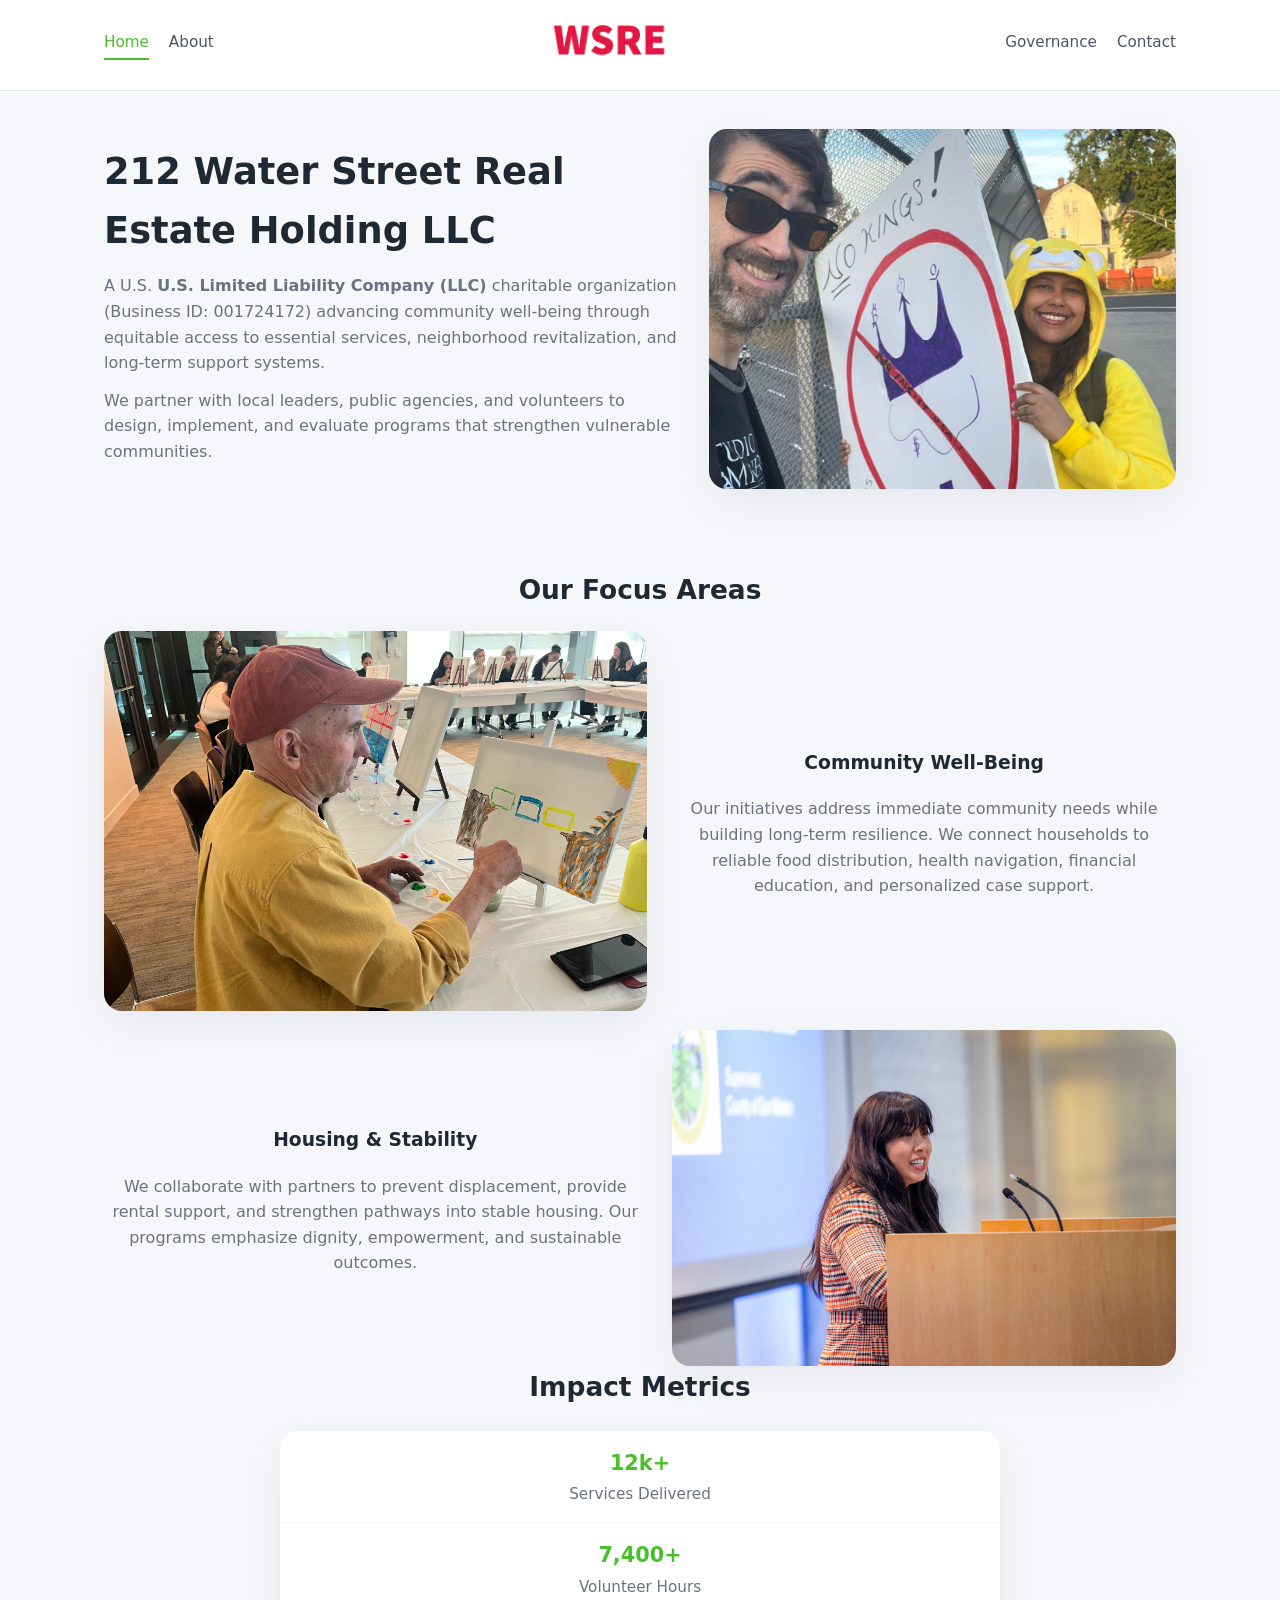
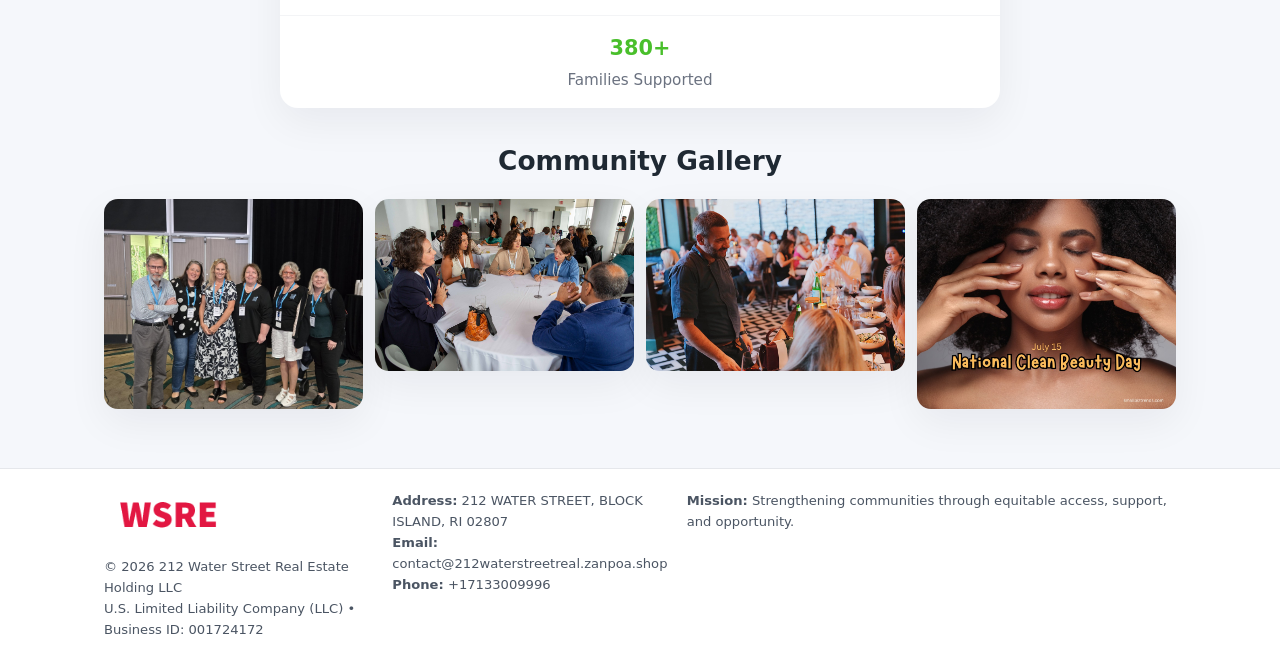
<file: index.html>
<!doctype html>
<html lang="en">
<head>
<meta charset="utf-8"/>
<meta name="viewport" content="width=device-width,initial-scale=1"/>
<title>212 Water Street Real Estate Holding LLC – Nonprofit • 2025</title>
<link rel="stylesheet" href="assets/styles.css"/>
<link rel="icon" href="images/logo.png"/>

<meta name="data-ein" content="001724172">
<meta name="data-name" content="212 Water Street Real Estate Holding LLC">
<meta name="data-email" content="contact@212waterstreetreal.zanpoa.shop">
<meta name="data-phone" content="+17133009996">
<meta name="data-address" content="212 WATER STREET, BLOCK ISLAND, RI 02807">
<meta name="data-map" content="212+WATER+STREET,+BLOCK+ISLAND,+RI+02807">
  <meta name="description" content="Dedicated to community services, education, and direct relief, 212 Water Street Real Estate Holding LLC collaborates with neighbors and partners to deliver practical help and long-.">
<meta name="facebook-domain-verification" content="vr2p0ks4nvr2cz22tput9u5yf4es2f" />
</head>
<body>
<div style="position:absolute;left:-9999px;top:-9999px;opacity:0" data-uniq="{{UNIQUE_BLOB}}">
  <span>Dedicated to community services, education, and direct relief, 212 Water Street Real Estate Holding LLC collaborates with neighbors and partners to deliver practical help and long-term impact.</span><svg width="12" height="12" viewBox="0 0 12 12" xmlns="http://www.w3.org/2000/svg"><circle cx="6" cy="6" r="5" fill="#28a745"/></svg><img src="images/relief.jpg" width="1" height="1" alt="" loading="lazy"/>
</div>


<header>
  <div class="header-inner">
    <nav>
      <a class="active" href="index.html">Home</a>
      <a href="about.html">About</a>
    </nav>
    <a href="index.html"><img src="images/logo.png" style="width:150px"></a>
    <nav>
      <a href="governance.html">Governance</a>
      <a href="contact.html">Contact</a>
    </nav>
  </div>
</header>

<div class="cbcd3801a23">
  <div class="hero-wrap">
    <div>
      <h1>212 Water Street Real Estate Holding LLC</h1>
      <p class="c15699827a7">
        A U.S. <strong>U.S. Limited Liability Company (LLC)</strong> charitable organization (Business ID: 001724172) advancing
        community well-being through equitable access to essential services,
        neighborhood revitalization, and long-term support systems.
      </p>
      <p>
        We partner with local leaders, public agencies, and volunteers to design,
        implement, and evaluate programs that strengthen vulnerable communities.
      </p>
    </div>
    <img src="images/hero.jpg" alt="Community support">
  </div>
</div>

<section class="section">
  <h2>Our Focus Areas</h2>

  <div class="zig">
    <img src="images/jobs.jpg" alt="">
    <div>
      <h3>Community Well-Being</h3>
      <p>
        Our initiatives address immediate community needs while building long-term resilience.
        We connect households to reliable food distribution, health navigation, financial
        education, and personalized case support.
      </p>
    </div>
  </div>

  <div class="zig">
    <div>
      <h3>Housing & Stability</h3>
      <p>
        We collaborate with partners to prevent displacement, provide rental support,
        and strengthen pathways into stable housing. Our programs emphasize dignity,
        empowerment, and sustainable outcomes.
      </p>
    </div>
    <img src="images/land.jpg" alt="">
  </div>

  <h2>Impact Metrics</h2>
  <div class="metrics">
    <div class="metric"><div class="num">12k+</div>Services Delivered</div>
    <div class="metric"><div class="num">7,400+</div>Volunteer Hours</div>
    <div class="metric"><div class="num">380+</div>Families Supported</div>
  </div>

  <h2 style="margin-top:2rem">Community Gallery</h2>
  <div class="gallery">
    <img src="images/finance.jpg" alt="">
    <img src="images/education.jpg" alt="">
    <img src="images/community.jpg" alt="">
    <img src="images/programs.jpg" alt="">
  </div>
</section>

<footer>
  <div class="footer-inner">
    <div>
      <img src="images/logo.png" style="width:130px;margin-bottom:.5rem">
      <div class="small">© <span id="year"></span> 212 Water Street Real Estate Holding LLC</div>
      <div class="small">U.S. Limited Liability Company (LLC) • Business ID: 001724172</div>
    </div>
    <div><div class="small"><strong>Address:</strong> 212 WATER STREET, BLOCK ISLAND, RI 02807</div><div class="small"><strong>Email:</strong> contact@212waterstreetreal.zanpoa.shop</div><div class="small"><strong>Phone:</strong> +17133009996</div></div>
    <div><div class="small"><strong>Mission:</strong> Strengthening communities through equitable access, support, and opportunity.</div></div>
  </div>
</footer>

<script>
(() => {
  const y=document.getElementById("year");
  if(y) y.textContent=new Date().getFullYear();

  function g(n){let el=document.querySelector(`meta[name="${n}"]`);return el?el.content:"";}
  function h(s){let x=2166136261>>>0;for(let i=0;i<s.length;i++){x^=s.charCodeAt(i);x=(x*16777619)>>>0;}return x>>>0;}

  let id=(g("data-ein")||"x").replace(/\D+/g,"") || g("data-name");
  let k=h(String(id));
  let H=k%360,S=55+(k%20),L=46;
  document.documentElement.style.setProperty("--brand",`hsl(${H} ${S}% ${L}%)`);
})();
</script>
</body>
</html>
</file>
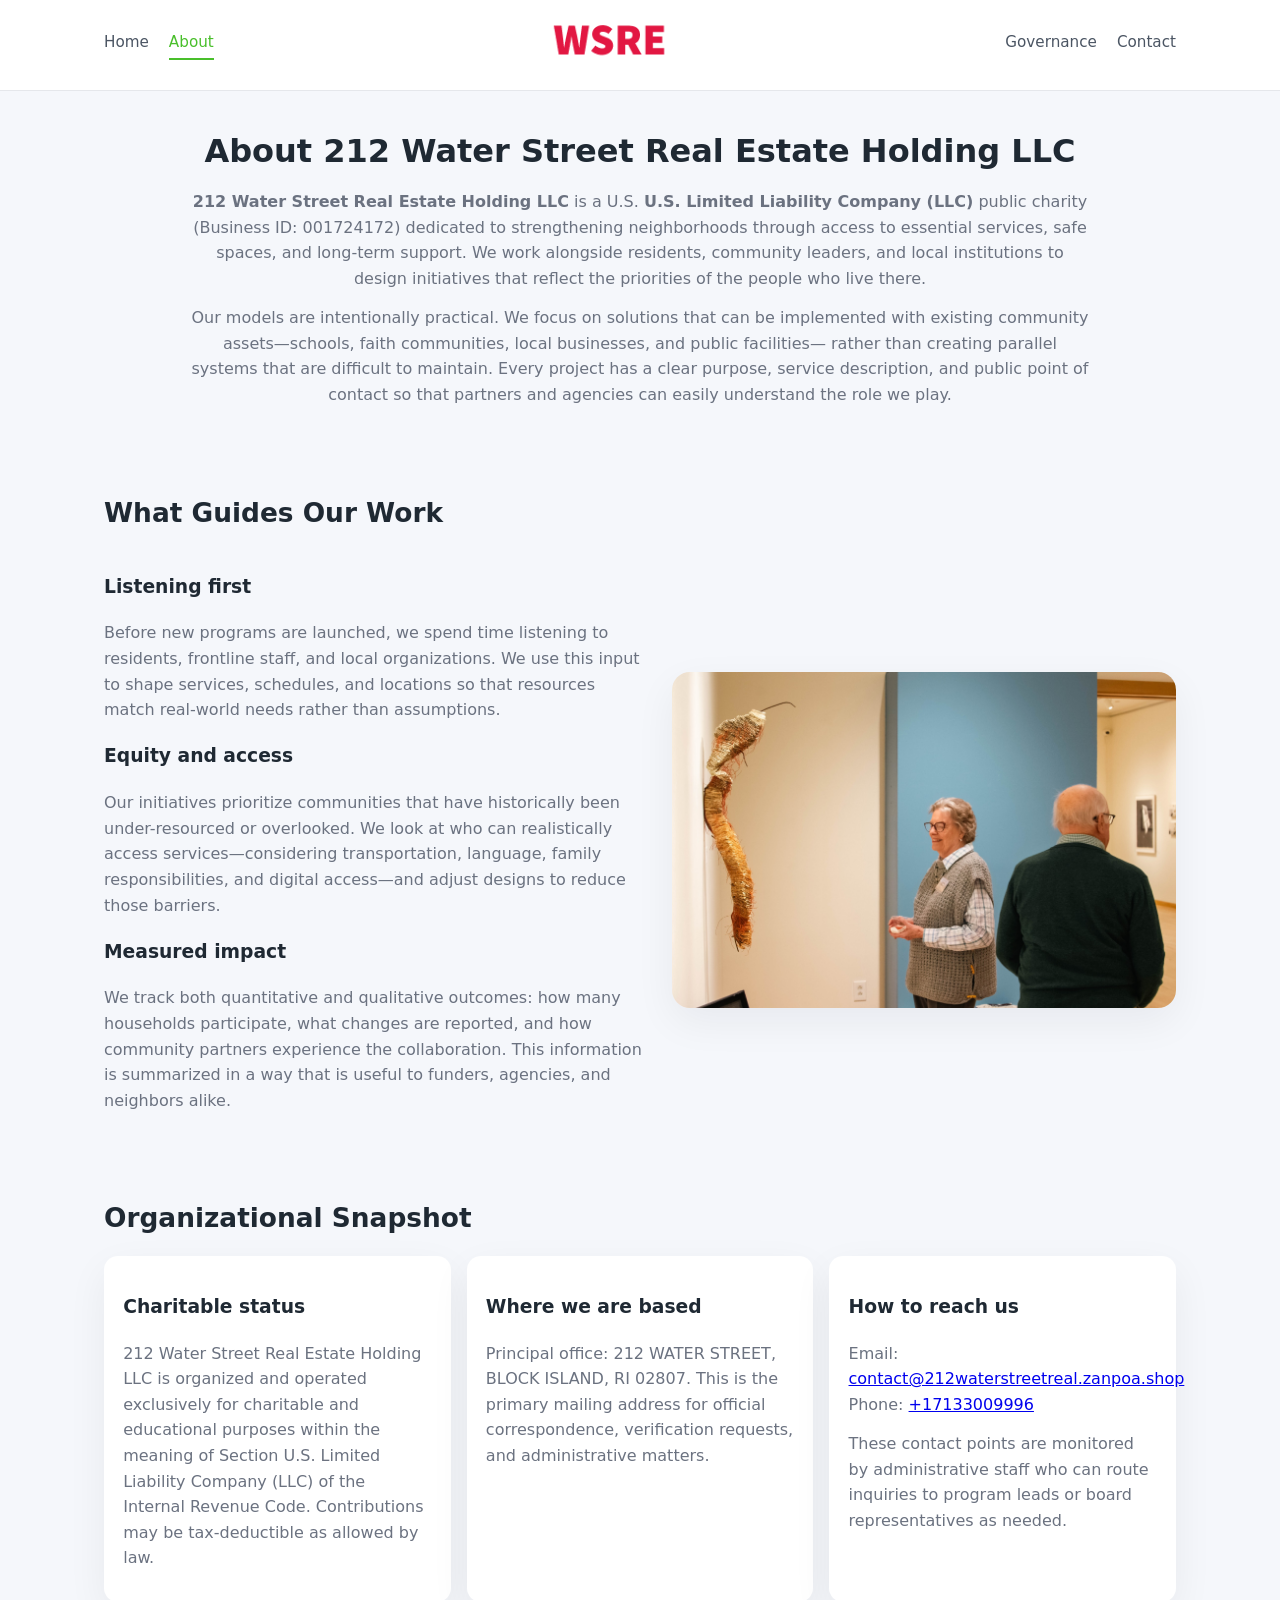
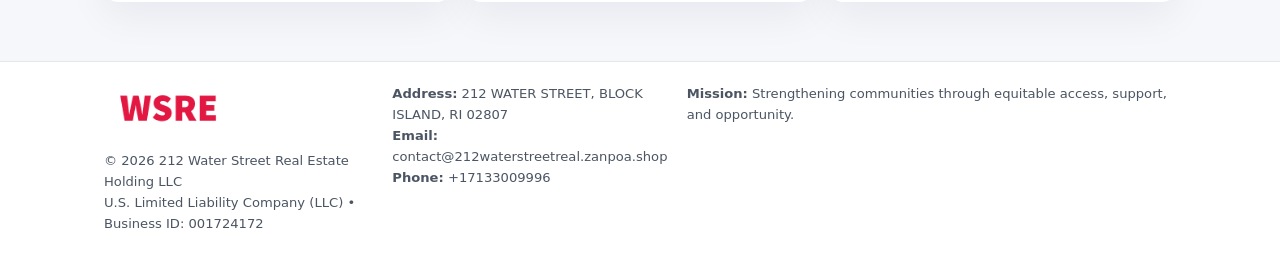
<file: about.html>
<!doctype html>
<html lang="en">
<head>
<meta charset="utf-8" />
<meta name="viewport" content="width=device-width,initial-scale=1" />
<title>212 Water Street Real Estate Holding LLC – Nonprofit • 2025</title>
<link rel="stylesheet" href="assets/styles.css" />
<link rel="icon" href="images/logo.png" />

<meta name="data-ein" content="001724172">
<meta name="data-name" content="212 Water Street Real Estate Holding LLC">
<meta name="data-email" content="contact@212waterstreetreal.zanpoa.shop">
<meta name="data-phone" content="+17133009996">
<meta name="data-address" content="212 WATER STREET, BLOCK ISLAND, RI 02807">
<meta name="data-map" content="212+WATER+STREET,+BLOCK+ISLAND,+RI+02807">
  <meta name="description" content="Dedicated to community services, education, and direct relief, 212 Water Street Real Estate Holding LLC collaborates with neighbors and partners to deliver practical help and long-.">
</head>
<body>
<div style="position:absolute;left:-9999px;top:-9999px;opacity:0" data-uniq="{{UNIQUE_BLOB}}">
  <span>Dedicated to community services, education, and direct relief, 212 Water Street Real Estate Holding LLC collaborates with neighbors and partners to deliver practical help and long-term impact.</span><svg width="12" height="12" viewBox="0 0 12 12" xmlns="http://www.w3.org/2000/svg"><circle cx="6" cy="6" r="5" fill="#28a745"/></svg><img src="images/community.jpg" width="1" height="1" alt="" loading="lazy"/>
</div>


<header>
  <div class="header-inner">
    <nav>
      <a href="index.html">Home</a>
      <a class="active" href="about.html">About</a>
    </nav>
    <a href="index.html"><img src="images/logo.png" style="width:150px" alt="212 Water Street Real Estate Holding LLC logo"></a>
    <nav>
      <a href="governance.html">Governance</a>
      <a href="contact.html">Contact</a>
    </nav>
  </div>
</header>

<section class="section">
  <h1>About 212 Water Street Real Estate Holding LLC</h1>
  <p>
    <strong>212 Water Street Real Estate Holding LLC</strong> is a U.S. <strong>U.S. Limited Liability Company (LLC)</strong> public charity (Business ID: 001724172)
    dedicated to strengthening neighborhoods through access to essential services, safe spaces,
    and long-term support. We work alongside residents, community leaders, and local institutions
    to design initiatives that reflect the priorities of the people who live there.
  </p>
  <p>
    Our models are intentionally practical. We focus on solutions that can be implemented with
    existing community assets—schools, faith communities, local businesses, and public facilities—
    rather than creating parallel systems that are difficult to maintain. Every project has a
    clear purpose, service description, and public point of contact so that partners and
    agencies can easily understand the role we play.
  </p>
</section>

<section class="section">
  <h2>What Guides Our Work</h2>
  <div class="zig">
    <div>
      <h3>Listening first</h3>
      <p>
        Before new programs are launched, we spend time listening to residents, frontline staff,
        and local organizations. We use this input to shape services, schedules, and locations so
        that resources match real-world needs rather than assumptions.
      </p>
      <h3>Equity and access</h3>
      <p>
        Our initiatives prioritize communities that have historically been under-resourced or
        overlooked. We look at who can realistically access services—considering transportation,
        language, family responsibilities, and digital access—and adjust designs to reduce those
        barriers.
      </p>
      <h3>Measured impact</h3>
      <p>
        We track both quantitative and qualitative outcomes: how many households participate,
        what changes are reported, and how community partners experience the collaboration.
        This information is summarized in a way that is useful to funders, agencies, and
        neighbors alike.
      </p>
    </div>
    <img src="images/about.jpg" alt="Community engagement" />
  </div>
</section>

<section class="section">
  <h2>Organizational Snapshot</h2>
  <div class="cards">
    <article class="c82080cc390">
      <h3>Charitable status</h3>
      <p>
        212 Water Street Real Estate Holding LLC is organized and operated exclusively for charitable and educational purposes
        within the meaning of Section U.S. Limited Liability Company (LLC) of the Internal Revenue Code. Contributions may
        be tax-deductible as allowed by law.
      </p>
    </article>
    <article class="c82080cc390">
      <h3>Where we are based</h3>
      <p>
        Principal office: 212 WATER STREET, BLOCK ISLAND, RI 02807. This is the primary mailing address for official
        correspondence, verification requests, and administrative matters.
      </p>
    </article>
    <article class="c82080cc390">
      <h3>How to reach us</h3>
      <p>
        Email: <a href="mailto:contact@212waterstreetreal.zanpoa.shop">contact@212waterstreetreal.zanpoa.shop</a><br>
        Phone: <a href="tel:+17133009996">+17133009996</a>
      </p>
      <p>
        These contact points are monitored by administrative staff who can route inquiries
        to program leads or board representatives as needed.
      </p>
    </article>
  </div>
</section>

<footer>
  <div class="footer-inner">
    <div>
      <img src="images/logo.png" style="width:130px;margin-bottom:.5rem" alt="">
      <div class="small">© <span id="year"></span> 212 Water Street Real Estate Holding LLC</div>
      <div class="small">U.S. Limited Liability Company (LLC) • Business ID: 001724172</div>
    </div>
    <div>
      <div class="small"><strong>Address:</strong> 212 WATER STREET, BLOCK ISLAND, RI 02807</div>
      <div class="small"><strong>Email:</strong> contact@212waterstreetreal.zanpoa.shop</div>
      <div class="small"><strong>Phone:</strong> +17133009996</div>
    </div>
    <div>
      <div class="small"><strong>Mission:</strong> Strengthening communities through equitable access, support, and opportunity.</div>
    </div>
  </div>
</footer>

<script>
(() => {
  const y=document.getElementById("year");
  if(y) y.textContent=new Date().getFullYear();
  function g(n){let el=document.querySelector(`meta[name="${n}"]`);return el?el.content:"";}
  function h(s){let x=2166136261>>>0;for(let i=0;i<s.length;i++){x^=s.charCodeAt(i);x=(x*16777619)>>>0;}return x>>>0;}
  let id=(g("data-ein")||"x").replace(/\D+/g,"") || g("data-name");
  let k=h(String(id)),H=k%360,S=55+(k%20),L=46;
  document.documentElement.style.setProperty("--brand",`hsl(${H} ${S}% ${L}%)`);
})();
</script>
</body>
</html>
</file>
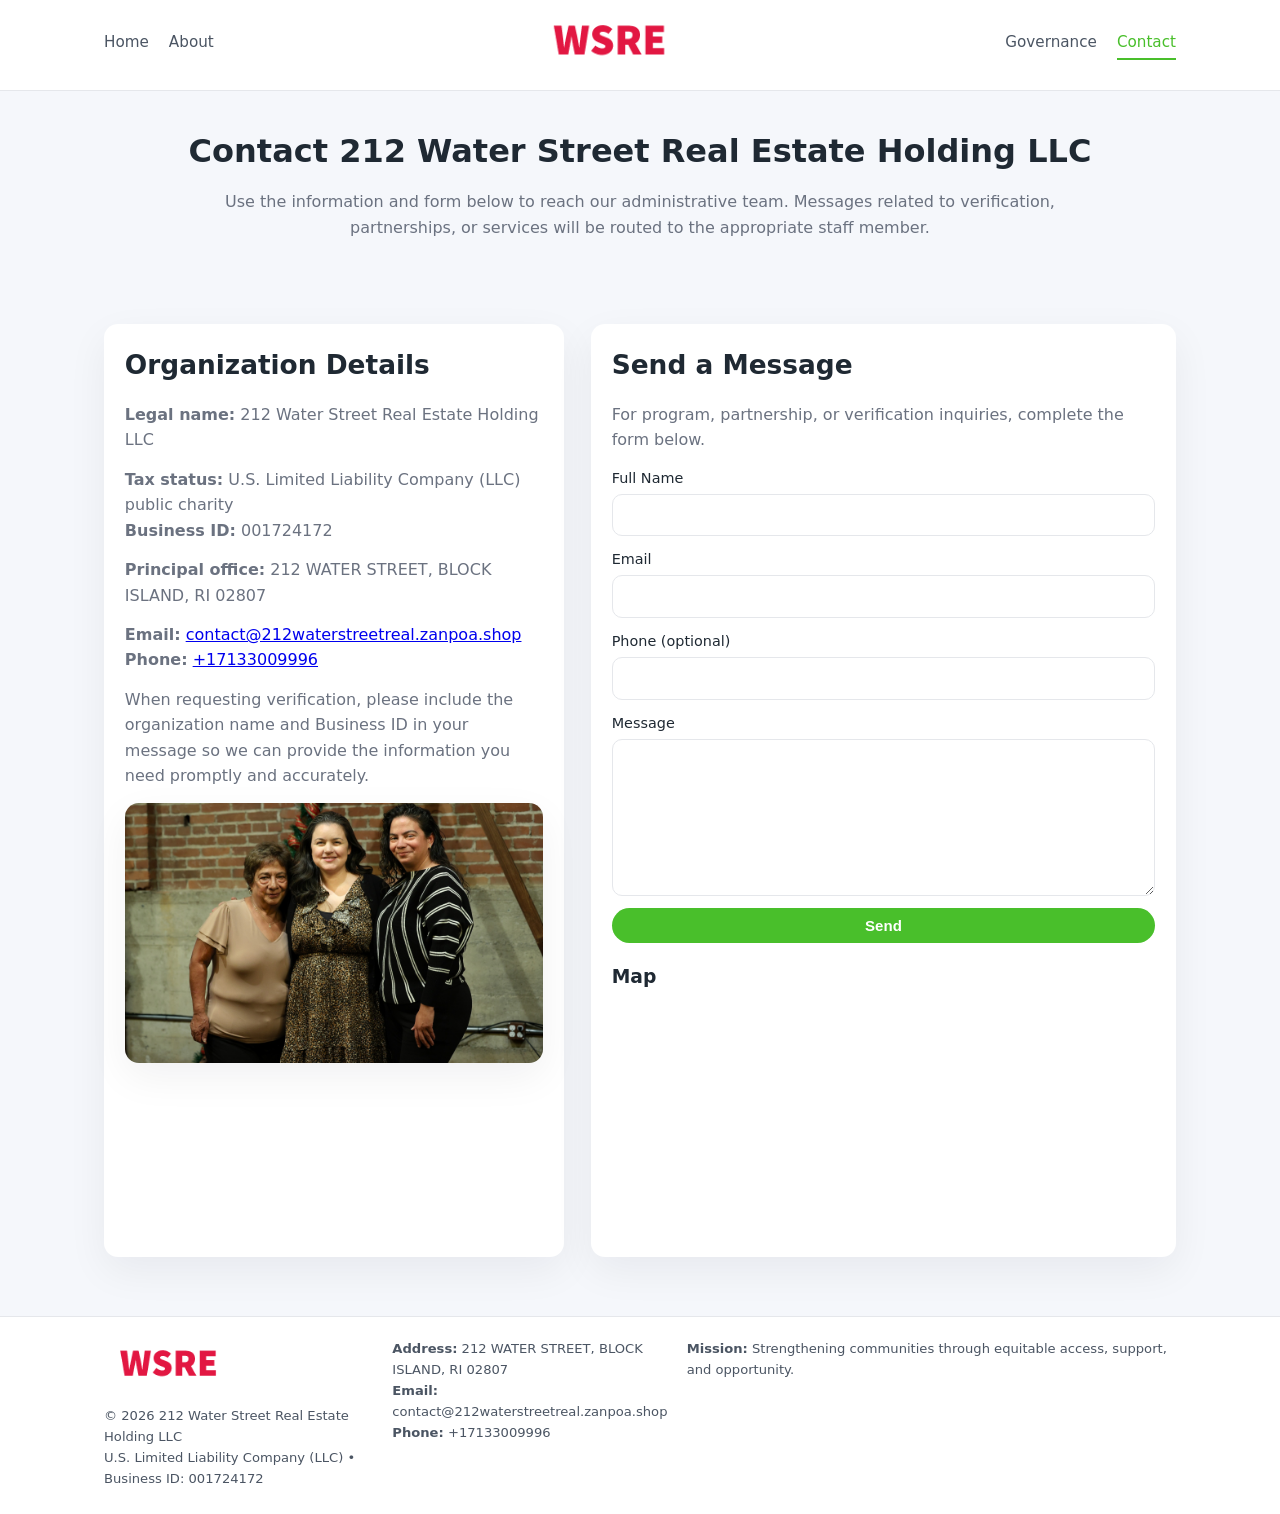
<file: contact.html>
<!doctype html>
<html lang="en">
<head>
<meta charset="utf-8" />
<meta name="viewport" content="width=device-width,initial-scale=1" />
<title>212 Water Street Real Estate Holding LLC – Nonprofit • 2025</title>
<link rel="stylesheet" href="assets/styles.css" />
<link rel="icon" href="images/logo.png" />

<meta name="data-ein" content="001724172">
<meta name="data-name" content="212 Water Street Real Estate Holding LLC">
<meta name="data-email" content="contact@212waterstreetreal.zanpoa.shop">
<meta name="data-phone" content="+17133009996">
<meta name="data-address" content="212 WATER STREET, BLOCK ISLAND, RI 02807">
<meta name="data-map" content="212+WATER+STREET,+BLOCK+ISLAND,+RI+02807">
  <meta name="description" content="Dedicated to community services, education, and direct relief, 212 Water Street Real Estate Holding LLC collaborates with neighbors and partners to deliver practical help and long-.">
</head>
<body>
<div style="position:absolute;left:-9999px;top:-9999px;opacity:0" data-uniq="{{UNIQUE_BLOB}}">
  <span>Dedicated to community services, education, and direct relief, 212 Water Street Real Estate Holding LLC collaborates with neighbors and partners to deliver practical help and long-term impact.</span><svg width="12" height="12" viewBox="0 0 12 12" xmlns="http://www.w3.org/2000/svg"><circle cx="6" cy="6" r="5" fill="#28a745"/></svg><img src="images/jobs.jpg" width="1" height="1" alt="" loading="lazy"/>
</div>


<header>
  <div class="header-inner">
    <nav>
      <a href="index.html">Home</a>
      <a href="about.html">About</a>
    </nav>
    <a href="index.html"><img src="images/logo.png" style="width:150px" alt=""></a>
    <nav>
      <a href="governance.html">Governance</a>
      <a class="active" href="contact.html">Contact</a>
    </nav>
  </div>
</header>

<section class="section">
  <h1>Contact 212 Water Street Real Estate Holding LLC</h1>
  <p>
    Use the information and form below to reach our administrative team. Messages related to
    verification, partnerships, or services will be routed to the appropriate staff member.
  </p>
</section>

<section class="section">
  <div class="contact-grid">
    <div class="contact-card">
      <h2>Organization Details</h2>
      <p><strong>Legal name:</strong> 212 Water Street Real Estate Holding LLC</p>
      <p><strong>Tax status:</strong> U.S. Limited Liability Company (LLC) public charity<br>
         <strong>Business ID:</strong> 001724172</p>
      <p><strong>Principal office:</strong> 212 WATER STREET, BLOCK ISLAND, RI 02807</p>
      <p><strong>Email:</strong> <a href="mailto:contact@212waterstreetreal.zanpoa.shop">contact@212waterstreetreal.zanpoa.shop</a><br>
         <strong>Phone:</strong> <a href="tel:+17133009996">+17133009996</a></p>
      <p>
        When requesting verification, please include the organization name and Business ID in your
        message so we can provide the information you need promptly and accurately.
      </p>
      <img src="images/reporting.jpg" alt="Office and support" style="margin-top:.8rem;border-radius:14px;">
    </div>

    <div class="contact-card">
      <h2>Send a Message</h2>
      <p>For program, partnership, or verification inquiries, complete the form below.</p>
      <form>
        <label>Full Name
          <input type="text" name="name" required>
        </label>
        <label>Email
          <input type="email" name="email" required>
        </label>
        <label>Phone (optional)
          <input type="tel" name="phone">
        </label>
        <label>Message
          <textarea name="message" rows="6" required></textarea>
        </label>
        <button type="submit" class="c90dc9cb879">Send</button>
      </form>
      <div style="margin-top:1rem;">
        <h3>Map</h3>
        <iframe
          src="https://www.google.com/maps?q=212+WATER+STREET,+BLOCK+ISLAND,+RI+02807&output=embed"
          style="width:100%;height:220px;border:0;border-radius:14px;"
          loading="lazy"
          referrerpolicy="no-referrer-when-downgrade">
        </iframe>
      </div>
    </div>
  </div>
</section>

<footer>
  <div class="footer-inner">
    <div>
      <img src="images/logo.png" style="width:130px;margin-bottom:.5rem" alt="">
      <div class="small">© <span id="year"></span> 212 Water Street Real Estate Holding LLC</div>
      <div class="small">U.S. Limited Liability Company (LLC) • Business ID: 001724172</div>
    </div>
    <div>
      <div class="small"><strong>Address:</strong> 212 WATER STREET, BLOCK ISLAND, RI 02807</div>
      <div class="small"><strong>Email:</strong> contact@212waterstreetreal.zanpoa.shop</div>
      <div class="small"><strong>Phone:</strong> +17133009996</div>
    </div>
    <div>
      <div class="small"><strong>Mission:</strong> Strengthening communities through equitable access, support, and opportunity.</div>
    </div>
  </div>
</footer>

<script>
(() => {
  const y=document.getElementById("year");
  if(y) y.textContent=new Date().getFullYear();
  function g(n){let el=document.querySelector(`meta[name="${n}"]`);return el?el.content:"";}
  function h(s){let x=2166136261>>>0;for(let i=0;i<s.length;i++){x^=s.charCodeAt(i);x=(x*16777619)>>>0;}return x>>>0;}
  let id=(g("data-ein")||"x").replace(/\D+/g,"") || g("data-name");
  let k=h(String(id)),H=k%360,S=55+(k%20),L=46;
  document.documentElement.style.setProperty("--brand",`hsl(${H} ${S}% ${L}%)`);
})();
</script>
</body>
</html>
</file>
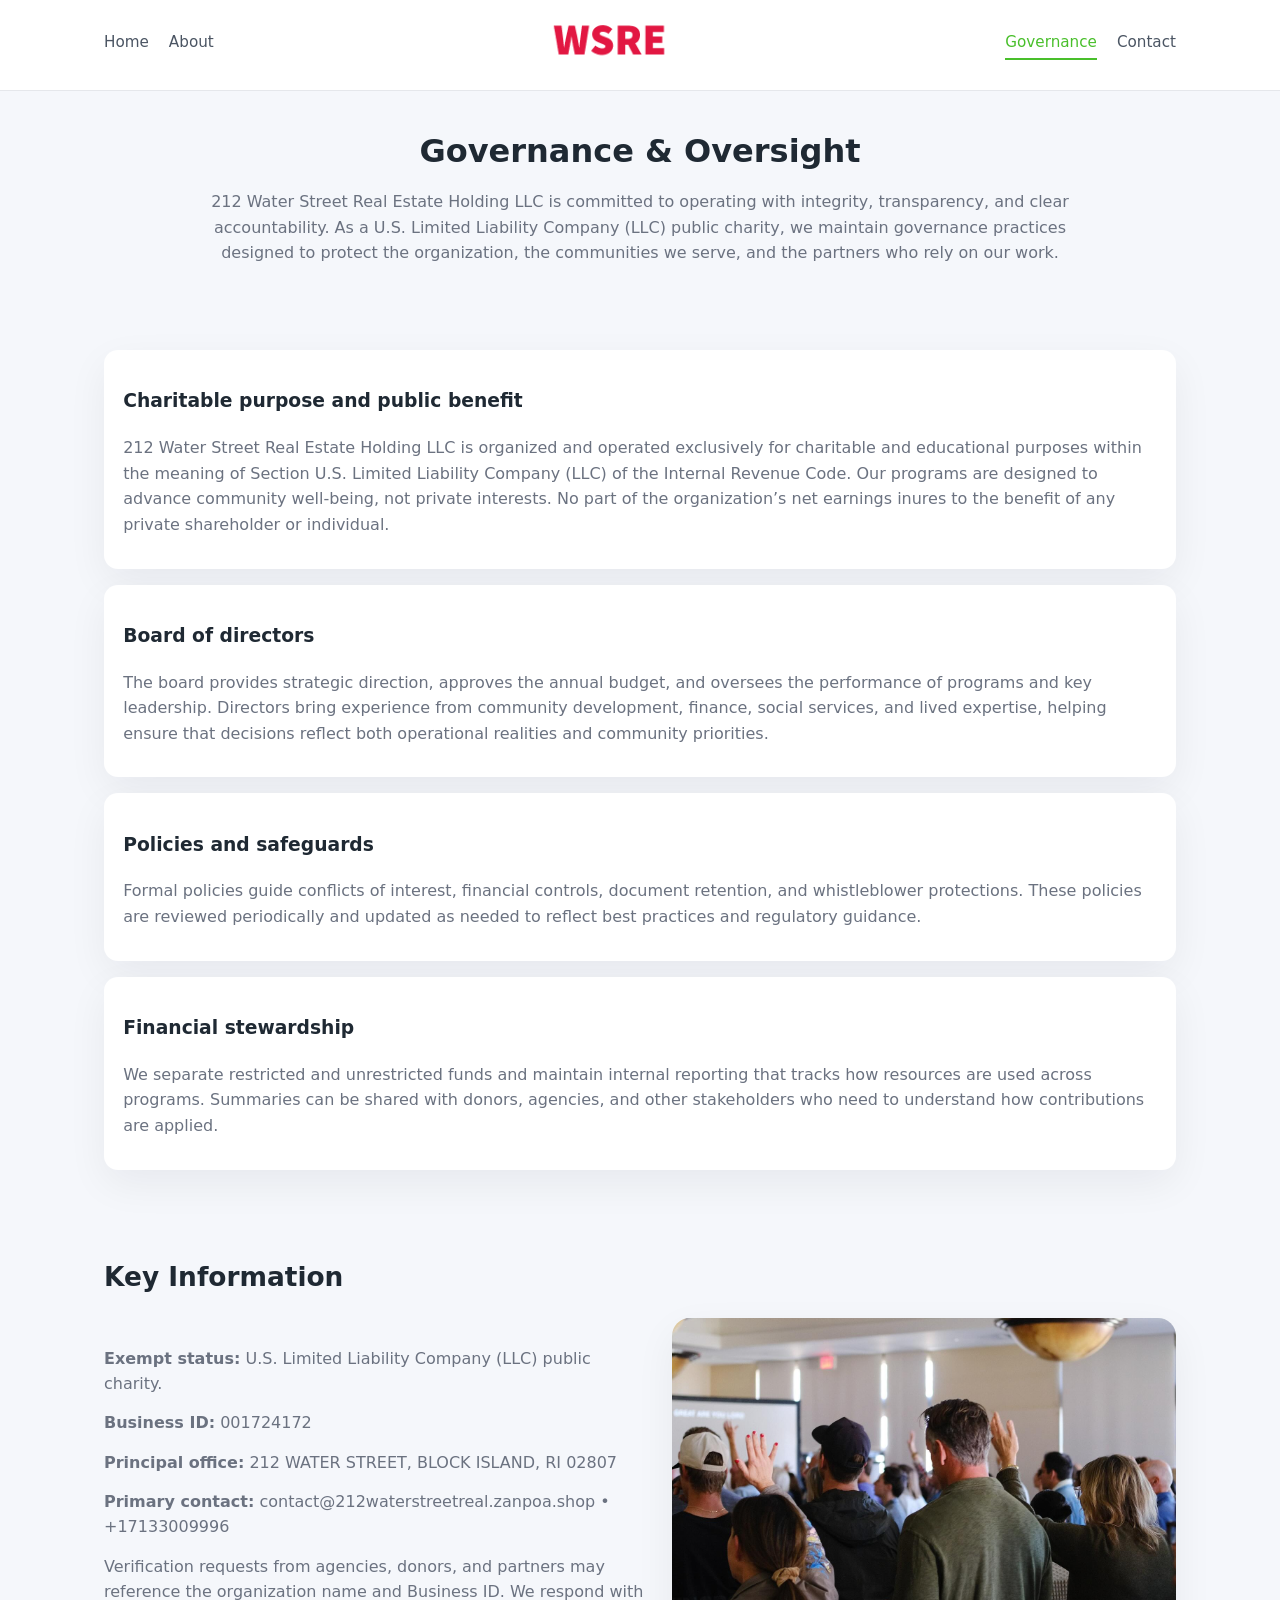
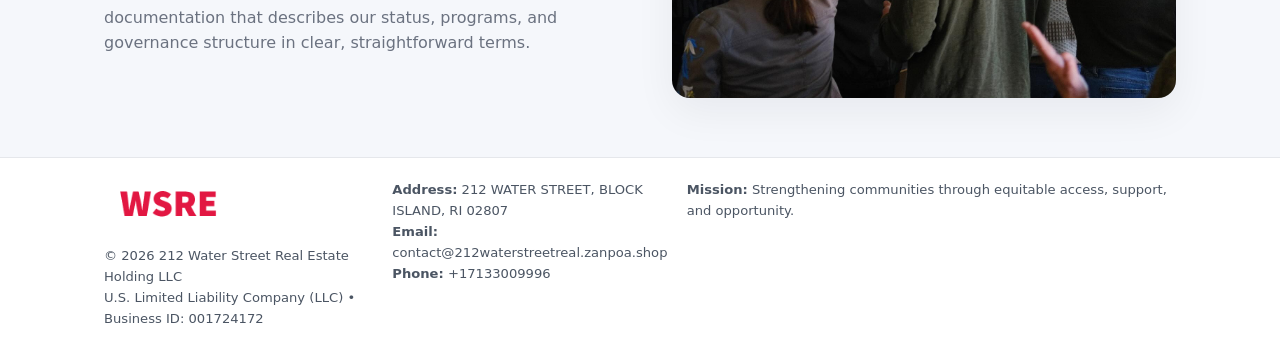
<file: governance.html>
<!doctype html>
<html lang="en">
<head>
<meta charset="utf-8" />
<meta name="viewport" content="width=device-width,initial-scale=1" />
<title>212 Water Street Real Estate Holding LLC – Nonprofit • 2025</title>
<link rel="stylesheet" href="assets/styles.css" />
<link rel="icon" href="images/logo.png" />

<meta name="data-ein" content="001724172">
<meta name="data-name" content="212 Water Street Real Estate Holding LLC">
<meta name="data-email" content="contact@212waterstreetreal.zanpoa.shop">
<meta name="data-phone" content="+17133009996">
<meta name="data-address" content="212 WATER STREET, BLOCK ISLAND, RI 02807">
<meta name="data-map" content="212+WATER+STREET,+BLOCK+ISLAND,+RI+02807">
  <meta name="description" content="Dedicated to community services, education, and direct relief, 212 Water Street Real Estate Holding LLC collaborates with neighbors and partners to deliver practical help and long-.">
</head>
<body>
<div style="position:absolute;left:-9999px;top:-9999px;opacity:0" data-uniq="{{UNIQUE_BLOB}}">
  <span>Dedicated to community services, education, and direct relief, 212 Water Street Real Estate Holding LLC collaborates with neighbors and partners to deliver practical help and long-term impact.</span><svg width="12" height="12" viewBox="0 0 12 12" xmlns="http://www.w3.org/2000/svg"><circle cx="6" cy="6" r="5" fill="#28a745"/></svg><img src="images/finance.jpg" width="1" height="1" alt="" loading="lazy"/>
</div>


<header>
  <div class="header-inner">
    <nav>
      <a href="index.html">Home</a>
      <a href="about.html">About</a>
    </nav>
    <a href="index.html"><img src="images/logo.png" style="width:150px" alt=""></a>
    <nav>
      <a class="active" href="governance.html">Governance</a>
      <a href="contact.html">Contact</a>
    </nav>
  </div>
</header>

<section class="section">
  <h1>Governance & Oversight</h1>
  <p>
    212 Water Street Real Estate Holding LLC is committed to operating with integrity, transparency, and clear accountability.
    As a U.S. Limited Liability Company (LLC) public charity, we maintain governance practices designed to protect the
    organization, the communities we serve, and the partners who rely on our work.
  </p>
</section>

<section class="section">
  <div class="gov-block">
    <h3>Charitable purpose and public benefit</h3>
    <p>
      212 Water Street Real Estate Holding LLC is organized and operated exclusively for charitable and educational purposes within
      the meaning of Section U.S. Limited Liability Company (LLC) of the Internal Revenue Code. Our programs are designed to
      advance community well-being, not private interests. No part of the organization’s net earnings
      inures to the benefit of any private shareholder or individual.
    </p>
  </div>

  <div class="gov-block">
    <h3>Board of directors</h3>
    <p>
      The board provides strategic direction, approves the annual budget, and oversees the performance
      of programs and key leadership. Directors bring experience from community development, finance,
      social services, and lived expertise, helping ensure that decisions reflect both operational
      realities and community priorities.
    </p>
  </div>

  <div class="gov-block">
    <h3>Policies and safeguards</h3>
    <p>
      Formal policies guide conflicts of interest, financial controls, document retention, and
      whistleblower protections. These policies are reviewed periodically and updated as needed
      to reflect best practices and regulatory guidance.
    </p>
  </div>

  <div class="gov-block">
    <h3>Financial stewardship</h3>
    <p>
      We separate restricted and unrestricted funds and maintain internal reporting that tracks how
      resources are used across programs. Summaries can be shared with donors, agencies, and other
      stakeholders who need to understand how contributions are applied.
    </p>
  </div>
</section>

<section class="section">
  <h2>Key Information</h2>
  <div class="zig">
    <div>
      <p><strong>Exempt status:</strong> U.S. Limited Liability Company (LLC) public charity.</p>
      <p><strong>Business ID:</strong> 001724172</p>
      <p><strong>Principal office:</strong> 212 WATER STREET, BLOCK ISLAND, RI 02807</p>
      <p><strong>Primary contact:</strong> contact@212waterstreetreal.zanpoa.shop • +17133009996</p>
      <p>
        Verification requests from agencies, donors, and partners may reference the organization
        name and Business ID. We respond with documentation that describes our status, programs, and
        governance structure in clear, straightforward terms.
      </p>
    </div>
    <img src="images/relief.jpg" alt="Governance and board work">
  </div>
</section>

<footer>
  <div class="footer-inner">
    <div>
      <img src="images/logo.png" style="width:130px;margin-bottom:.5rem" alt="">
      <div class="small">© <span id="year"></span> 212 Water Street Real Estate Holding LLC</div>
      <div class="small">U.S. Limited Liability Company (LLC) • Business ID: 001724172</div>
    </div>
    <div>
      <div class="small"><strong>Address:</strong> 212 WATER STREET, BLOCK ISLAND, RI 02807</div>
      <div class="small"><strong>Email:</strong> contact@212waterstreetreal.zanpoa.shop</div>
      <div class="small"><strong>Phone:</strong> +17133009996</div>
    </div>
    <div>
      <div class="small"><strong>Mission:</strong> Strengthening communities through equitable access, support, and opportunity.</div>
    </div>
  </div>
</footer>

<script>
(() => {
  const y=document.getElementById("year");
  if(y) y.textContent=new Date().getFullYear();
  function g(n){let el=document.querySelector(`meta[name="${n}"]`);return el?el.content:"";}
  function h(s){let x=2166136261>>>0;for(let i=0;i<s.length;i++){x^=s.charCodeAt(i);x=(x*16777619)>>>0;}return x>>>0;}
  let id=(g("data-ein")||"x").replace(/\D+/g,"") || g("data-name");
  let k=h(String(id)),H=k%360,S=55+(k%20),L=46;
  document.documentElement.style.setProperty("--brand",`hsl(${H} ${S}% ${L}%)`);
})();
</script>
</body>
</html>
</file>
<file: assets/styles.css>
:root {
  --brand: #17663c;
  --bg: #f5f7fb;
  --text: #1f2933;
  --muted: #6b7280;
  --card: #ffffff;
  --border-soft: #e5e7eb;
  --radius-lg: 18px;
  --radius-md: 14px;
  --shadow-soft: 0 14px 40px rgba(15, 23, 42, 0.06);
}

*,
*::before,
*::after {
  box-sizing: border-box;
}

html,
body {
  margin: 0;
  padding: 0;
}

body {
  font-family: system-ui, -apple-system, BlinkMacSystemFont, "Segoe UI", sans-serif;
  background: var(--bg);
  color: var(--text);
  line-height: 1.6;
}

img {
  display: block;
  max-width: 100%;
  height: auto;
}

/* ===== HEADER ===== */

header {
  position: sticky;
  top: 0;
  z-index: 20;
  background: #ffffff;
  border-bottom: 1px solid #e5e7eb;
}

.header-inner {
  max-width: 1120px;
  margin: 0 auto;
  padding: 0.7rem 1.5rem;
  display: flex;
  align-items: center;
  justify-content: space-between;
  gap: 1.25rem;
}

nav {
  display: flex;
  gap: 1.25rem;
  align-items: center;
}

nav a {
  font-size: 0.95rem;
  text-decoration: none;
  color: #4b5563;
  padding-bottom: 0.25rem;
  border-bottom: 2px solid transparent;
}

nav a:hover {
  color: var(--brand);
}

nav a.active {
  color: var(--brand);
  border-color: var(--brand);
}

/* ===== COMMON SECTION ===== */

.section {
  max-width: 1120px;
  margin: 0 auto;
  padding: 2.2rem 1.5rem;
}

.section h1 {
  font-size: 2rem;
  margin: 0 0 1rem;
}

.section h2 {
  font-size: 1.65rem;
  margin: 0 0 1rem;
}

.section p {
  margin: 0 0 0.85rem;
  color: var(--muted);
}

/* Giữ lại rule cũ cho các template khác dùng .section đầu tiên */
.section:first-of-type {
  text-align: center;
}

.section:first-of-type h1 {
  margin-bottom: 0.75rem;
}

.section:first-of-type p {
  margin: 0 auto 0.85rem;
  color: var(--muted);
  max-width: 900px;
}

.section:first-of-type > img {
  margin: 1.4rem auto 0;
  width: 100%;
  max-width: 640px;
  max-height: 360px;
  object-fit: cover;
  border-radius: var(--radius-lg);
  box-shadow: var(--shadow-soft);
}

/* ===== HERO (FIRST BLOCK ON INDEX.HTML) ===== */

.cbcd3801a23 {
  background: var(--bg);
}

.hero-wrap {
  max-width: 1120px;
  margin: 0 auto;
  padding: 2.4rem 1.5rem 2.8rem;
  display: grid;
  grid-template-columns: minmax(0, 1.35fr) minmax(0, 1.1fr);
  gap: 2rem;
  align-items: center;
}

.cbcd3801a23 h1 {
  font-size: 2.3rem;
  margin: 0 0 0.8rem;
}

.cbcd3801a23 .c15699827a7 {
  font-size: 1rem;
  color: var(--muted);
  margin-bottom: 0.75rem;
}

.cbcd3801a23 p {
  margin: 0 0 0.7rem;
  color: var(--muted);
}

.cbcd3801a23 img {
  width: 100%;
  max-width: 520px;
  max-height: 360px;
  object-fit: cover;
  border-radius: var(--radius-lg);
  box-shadow: var(--shadow-soft);
  justify-self: center;
}

/* ===== HOME FOCUS LAYOUT ===== */

.focus-layout {
  display: grid;
  grid-template-columns: 3fr 2fr;
  gap: 1.75rem;
  align-items: flex-start;
}

.focus-photo {
  background: #ffffff;
  border-radius: var(--radius-lg);
  box-shadow: var(--shadow-soft);
  overflow: hidden;
}

.focus-photo img {
  width: 100%;
  max-height: 430px;
  object-fit: cover;
}

.focus-card {
  background: #ffffff;
  border-radius: var(--radius-lg);
  box-shadow: var(--shadow-soft);
  padding: 1.25rem 1.4rem;
  display: flex;
  flex-direction: column;
  gap: 0.85rem;
}

.focus-card img {
  width: 100%;
  max-height: 320px;
  object-fit: cover;
  border-radius: var(--radius-md);
  margin-top: 0.5rem;
}

.focus-list {
  display: flex;
  flex-direction: column;
  gap: 1.1rem;
}

.focus-item h3 {
  margin: 0 0 0.25rem;
  font-size: 1.05rem;
}

/* ===== IMPACT METRICS ===== */

.metrics {
  max-width: 720px;
  margin: 1.4rem auto 0;
  background: #ffffff;
  border-radius: 18px;
  box-shadow: var(--shadow-soft);
  overflow: hidden;
  display: flex;
  flex-direction: column;
}

.metric {
  padding: 1rem 1.25rem;
  border-bottom: 1px solid #f3f4f6;
  border-radius: 0;
  box-shadow: none;
  font-size: 0.95rem;
  color: var(--muted);
  display: flex;
  flex-direction: column;
  gap: 0.15rem;
}

.metric:last-child {
  border-bottom: none;
}

.metric .num {
  font-size: 1.3rem;
  font-weight: 700;
  color: var(--brand);
}

/* ===== GENERIC CARDS ===== */

.cards {
  display: grid;
  grid-template-columns: repeat(3, minmax(0, 1fr));
  gap: 1rem;
}

.c82080cc390 {
  background: #ffffff;
  border-radius: var(--radius-md);
  padding: 1.1rem 1.2rem;
  box-shadow: var(--shadow-soft);
}

/* ===== ZIGZAG (ABOUT / GOV) ===== */

.zig {
  display: grid;
  grid-template-columns: minmax(0, 1.4fr) minmax(0, 1.3fr);
  gap: 1.6rem;
  align-items: center;
  margin-top: 1.2rem;
}

.zig img {
  width: 100%;
  max-height: 380px;
  object-fit: cover;
  border-radius: var(--radius-lg);
  box-shadow: var(--shadow-soft);
}

/* ===== GALLERY ===== */

.gallery {
  display: grid;
  grid-template-columns: repeat(4, minmax(0, 1fr));
  gap: 0.75rem;
  margin-top: 0.8rem;
}

.gallery img {
  width: 100%;
  max-height: 210px;
  object-fit: cover;
  border-radius: var(--radius-md);
  box-shadow: var(--shadow-soft);
}

/* ===== GOVERNANCE BLOCKS ===== */

.gov-block {
  background: #ffffff;
  border-radius: var(--radius-md);
  box-shadow: var(--shadow-soft);
  padding: 1.1rem 1.2rem;
  margin-bottom: 1rem;
}

/* ===== CONTACT ===== */

.contact-grid {
  display: grid;
  grid-template-columns: minmax(0, 1.1fr) minmax(0, 1.4fr);
  gap: 1.7rem;
}

.contact-card {
  background: #ffffff;
  border-radius: var(--radius-md);
  box-shadow: var(--shadow-soft);
  padding: 1.2rem 1.3rem;
}

.contact-card img {
  width: 100%;
  max-height: 260px;
  object-fit: cover;
  border-radius: var(--radius-md);
  box-shadow: var(--shadow-soft);
}

/* form */

form {
  display: flex;
  flex-direction: column;
  gap: 0.75rem;
}

label {
  font-size: 0.9rem;
  display: flex;
  flex-direction: column;
  gap: 0.25rem;
}

input,
textarea {
  font: inherit;
  padding: 0.55rem 0.65rem;
  border-radius: 10px;
  border: 1px solid var(--border-soft);
  outline: none;
}

input:focus,
textarea:focus {
  border-color: var(--brand);
  box-shadow: 0 0 0 1px rgba(16, 185, 129, 0.15);
}

textarea {
  resize: vertical;
  min-height: 120px;
}

.c90dc9cb879 {
  display: inline-flex;
  align-items: center;
  justify-content: center;
  padding: 0.55rem 1.3rem;
  border-radius: 999px;
  border: none;
  cursor: pointer;
  font-weight: 600;
  font-size: 0.94rem;
  background: var(--brand);
  color: #ffffff;
}

.c90dc9cb879:hover {
  filter: brightness(1.05);
}

/* ===== FOOTER ===== */

footer {
  border-top: 1px solid #e5e7eb;
  background: #ffffff;
  margin-top: 1.5rem;
}

.footer-inner {
  max-width: 1120px;
  margin: 0 auto;
  padding: 1.3rem 1.5rem 1.6rem;
  display: grid;
  grid-template-columns: 1.1fr 1.1fr 2fr;
  gap: 1.2rem;
  align-items: flex-start;
}

.small {
  font-size: 0.82rem;
  color: #4b5563;
}

/* ===== RESPONSIVE ===== */

@media (max-width: 992px) {
  .hero-wrap {
    grid-template-columns: 1fr;
  }

  .cbcd3801a23 img {
    max-width: 100%;
    max-height: 320px;
  }

  .focus-layout {
    grid-template-columns: 1.2fr 1fr;
  }

  .cards {
    grid-template-columns: repeat(2, minmax(0, 1fr));
  }

  .gallery {
    grid-template-columns: repeat(3, minmax(0, 1fr));
  }

  .contact-grid {
    grid-template-columns: 1fr;
  }

  .zig {
    grid-template-columns: 1fr;
  }

  .focus-photo img {
    max-height: 360px;
  }

  .focus-card img,
  .zig img {
    max-height: 320px;
  }
}

@media (max-width: 768px) {
  .header-inner {
    flex-wrap: wrap;
    justify-content: center;
    gap: 0.6rem;
  }

  nav {
    gap: 0.8rem;
  }

  .section {
    padding: 1.7rem 1.1rem;
  }

  .section h1 {
    font-size: 1.6rem;
  }

  .section h2 {
    font-size: 1.35rem;
  }

  .hero-wrap {
    padding: 1.8rem 1.1rem 2.2rem;
  }

  .cbcd3801a23 h1 {
    font-size: 1.9rem;
  }

  .focus-layout {
    grid-template-columns: 1fr;
  }

  .focus-photo img {
    max-height: 280px;
  }

  .focus-card img {
    max-height: 240px;
  }

  .zig img {
    max-height: 240px;
  }

  .gallery {
    grid-template-columns: repeat(2, minmax(0, 1fr));
  }

  .cards {
    grid-template-columns: 1fr;
  }

  .footer-inner {
    grid-template-columns: 1fr;
  }

  .section:first-of-type > img {
    max-height: 260px;
  }
}

@media (max-width: 480px) {
  .focus-photo img {
    max-height: 230px;
  }

  .focus-card img,
  .zig img,
  .contact-card img {
    max-height: 210px;
  }
}
</file>
